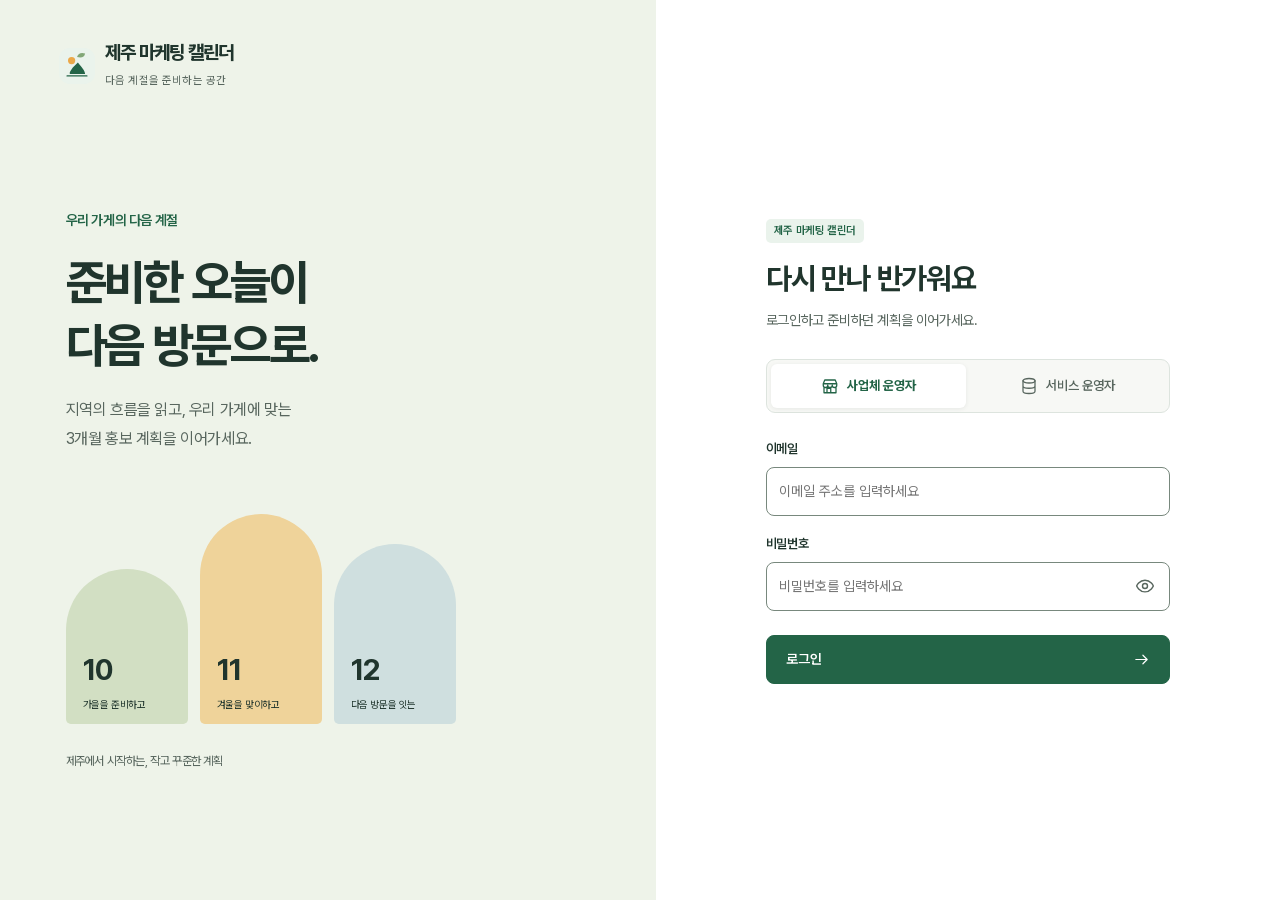
<file: 02_제품/화면시안/index.html>
<!doctype html>
<html lang="ko">
<head>
  <meta charset="utf-8">
  <meta name="viewport" content="width=device-width, initial-scale=1">
  <meta name="color-scheme" content="light">
  <meta name="theme-color" content="#f7f8f5">
  <title>제주 마케팅 캘린더 · 화면 시안</title>
  <link rel="icon" href="data:image/svg+xml,%3Csvg xmlns='http://www.w3.org/2000/svg' viewBox='0 0 64 64'%3E%3Crect width='64' height='64' rx='20' fill='%23eaf3ec'/%3E%3Ccircle cx='31' cy='36' r='16' fill='%23edaa42'/%3E%3Cpath d='M31 21Q33 8 48 12Q47 25 31 21' fill='%23236447'/%3E%3C/svg%3E">
  <link rel="preload" href="assets/PretendardVariable.woff2" as="font" type="font/woff2" crossorigin>
  <link rel="stylesheet" href="styles.css">
  <script src="app.js" defer></script>
</head>
<body>
  <a class="skip" href="#main">본문으로 이동</a>
  <div id="app"></div>
  <dialog id="dialog" aria-labelledby="dialog-title"></dialog>
  <div id="toast" class="toast" role="status" aria-live="polite"></div>
</body>
</html>
</file>
<file: 02_제품/화면시안/styles.css>
@font-face{font-family:'Pretendard Variable';src:url('assets/PretendardVariable.woff2') format('woff2');font-weight:100 900;font-style:normal;font-display:swap}
:root{color-scheme:light;--bg:#f7f8f5;--paper:#fff;--ink:#20352d;--muted:#58665e;--green:#236447;--green-hover:#184d34;--mint:#eaf3ec;--line:#dde4de;--input:#78887d;--orange:#eba849;--amber:#8a4b16;--cream:#fff7e9;--red:#b42318;--radius:16px;--sidebar-width:248px;--font:'Pretendard Variable',Pretendard,system-ui,sans-serif}
*{box-sizing:border-box}body{margin:0;background:var(--bg);color:var(--ink);font:15px/1.6 var(--font);letter-spacing:-.025em}button,input,select,textarea{font:inherit;color:inherit}button,a,input,select,textarea{-webkit-tap-highlight-color:transparent}button,a{touch-action:manipulation}button{cursor:pointer}button:disabled{cursor:default;opacity:.55}a{color:var(--green)}button{border:0;background:none}button:focus-visible,a:focus-visible,input:focus-visible,select:focus-visible,textarea:focus-visible,summary:focus-visible{outline:3px solid var(--green);outline-offset:4px}h1,h2,h3,h4,p{margin:0}h1{font-size:32px;font-weight:730;letter-spacing:-.045em;line-height:1.3}h2{font-size:20px;font-weight:690;line-height:1.45}h3{font-size:17px;font-weight:670;line-height:1.5}h4{font-size:15px}small,.small{font-size:13px}.muted{color:var(--muted)}.accent{color:var(--green)}.sr-only{position:absolute;width:1px;height:1px;overflow:hidden;clip-path:inset(50%);white-space:nowrap}.skip{position:fixed;top:-60px;left:20px;z-index:100;background:white;padding:12px}.skip:focus{top:10px}.icon{width:20px;height:20px;flex:none;stroke:currentColor;fill:none;stroke-width:1.7;stroke-linecap:round;stroke-linejoin:round}.logo{width:36px;height:36px;flex:none}
.sidebar{position:fixed;inset:0 auto 0 0;width:var(--sidebar-width);background:var(--paper);border-right:1px solid var(--line);z-index:30;padding:30px 18px 20px;display:flex;flex-direction:column;overflow-y:auto;overscroll-behavior:contain;scrollbar-width:thin}.sidebar>*{flex-shrink:0}.brand{display:flex;align-items:center;gap:10px;padding:0 8px 30px;text-decoration:none;color:var(--ink)}.brand strong{display:block;font-size:19px;font-weight:760;line-height:1.35;letter-spacing:-.04em}.brand small{font-size:11px;color:var(--muted);letter-spacing:.015em}.business-card{padding:13px;background:var(--bg);border:1px solid var(--line);border-radius:10px;display:flex;align-items:center;gap:10px;margin:0 3px 27px}.avatar{width:34px;height:34px;border-radius:50%;background:var(--mint);color:var(--green);display:inline-flex;align-items:center;justify-content:center;font-weight:700;flex:none}.business-card b{display:block;font-size:13px}.business-card small{font-size:11px;color:var(--muted)}.nav-label{font-size:11px;font-weight:600;color:var(--muted);padding:0 16px;margin:0 0 8px}.nav-group{display:grid;gap:5px;margin-bottom:28px}.nav-link{display:flex;align-items:center;gap:12px;text-align:left;border-radius:8px;padding:12px 14px;min-height:47px;color:var(--muted);text-decoration:none;font-size:14px;font-weight:560}.nav-link:hover{background:var(--bg)}.nav-link.active{color:var(--green);background:var(--mint);font-weight:720}.nav-link .count{margin-left:auto;font-size:11px;background:white;color:var(--green);border-radius:5px;padding:0 6px}.sidebar-bottom{margin-top:auto}.sidebar-note{background:var(--cream);border-radius:10px;padding:15px;margin:15px 4px 20px}.sidebar-note .icon{color:var(--amber);margin-bottom:5px}.sidebar-note b{display:block;font-size:13px;margin-bottom:4px}.sidebar-note p{font-size:12px;color:#766245;line-height:1.65}.profile{display:flex;align-items:center;gap:9px;border-top:1px solid var(--line);padding:17px 8px 0;width:100%;text-align:left}.profile b{display:block;font-size:12px}.profile small{font-size:11px;color:var(--muted)}.profile>.icon{margin-left:auto;width:16px}
.workspace{margin-left:var(--sidebar-width)}.topbar{height:74px;border-bottom:1px solid var(--line);background:rgba(255,255,255,.95);display:flex;align-items:center;justify-content:space-between;padding:0 36px;gap:16px}.breadcrumb{display:flex;align-items:center;gap:12px;font-size:13px;color:var(--muted)}.breadcrumb strong{font-weight:600;color:var(--ink)}.breadcrumb .icon{width:14px}.topbar-actions{display:flex;align-items:center;gap:17px}.prototype-label{display:flex;gap:7px;align-items:center;font-size:12px;color:var(--muted)}.prototype-label:before{content:'';width:6px;height:6px;border-radius:50%;background:var(--orange)}.icon-button{width:40px;height:40px;display:inline-flex;align-items:center;justify-content:center;border:1px solid var(--line);border-radius:50%;background:white}.mobile-menu{display:none}.content{max-width:1560px;margin:auto;padding:32px 36px 28px}.page-heading{display:flex;align-items:flex-start;justify-content:space-between;gap:24px;margin:0 0 26px}.page-heading p{color:var(--muted);margin-top:9px;font-size:14px}.eyebrow{display:flex;align-items:center;gap:7px;font-size:12px;font-weight:570;color:var(--muted);margin-bottom:12px}.eyebrow .icon{width:15px;height:15px}.button{display:inline-flex;align-items:center;justify-content:center;gap:8px;min-height:42px;border:1px solid var(--line);padding:10px 16px;border-radius:8px;background:white;text-decoration:none;font-size:13px;font-weight:620;white-space:nowrap}.button.primary{background:var(--green);color:white;border-color:var(--green)}.button.primary:hover{background:var(--green-hover)}.button.secondary{color:var(--green);background:var(--mint);border-color:transparent}.button:hover{border-color:var(--input)}.button .icon{width:17px;height:17px}.button.small{min-height:36px;font-size:12px;padding:7px 11px}.button.full{width:100%}.text-button{display:inline-flex;align-items:center;gap:6px;color:var(--green);font-size:13px;font-weight:650;min-height:40px;padding:4px 0}.text-button .icon{width:16px}.heading-action{margin-top:18px}.row{display:flex;align-items:center;gap:12px}.between{justify-content:space-between}.wrap{flex-wrap:wrap}.stack{display:grid;gap:16px}.panel{background:white;border:1px solid var(--line);border-radius:var(--radius);overflow:hidden}.panel-padding{padding:25px}.panel-heading{display:flex;justify-content:space-between;align-items:flex-start;gap:14px;margin-bottom:18px}.panel-heading p{font-size:12px;color:var(--muted);margin-top:3px}.badge{display:inline-flex;align-items:center;gap:5px;font-size:11px;line-height:1.6;padding:3px 8px;border-radius:5px;font-weight:600;white-space:nowrap;background:var(--bg);color:var(--muted)}.badge.green{background:var(--mint);color:var(--green)}.badge.amber{background:var(--cream);color:var(--amber)}.badge.red{background:#fff0ed;color:var(--red)}.badge .icon{width:12px;height:12px}.dot{width:6px;height:6px;border-radius:50%;background:currentColor;display:inline-block}.filter-strip{display:flex;align-items:center;gap:12px;margin-bottom:24px;flex-wrap:wrap}.filter-pill{display:flex;align-items:center;gap:9px;border:1px solid var(--line);border-radius:8px;padding:7px 10px;background:white;font-size:12px;min-height:42px}.filter-pill .icon{width:15px;height:15px;color:var(--muted)}.filter-pill select{max-width:150px;background:white;border:0;font-weight:600;font-size:13px}.filter-divider{height:20px;width:1px;background:var(--line);margin:0 3px}.filter-note{font-size:12px;color:var(--muted);margin-left:auto}.overview-grid{display:grid;grid-template-columns:minmax(0,1.9fr) minmax(290px,1fr);gap:22px}.segmented{display:inline-flex;background:var(--bg);border-radius:7px;padding:3px;gap:2px}.segmented button{padding:6px 12px;min-height:32px;font-size:12px;border-radius:5px;color:var(--muted)}.segmented button.selected{color:var(--green);background:white;box-shadow:0 1px 3px #20352d12;font-weight:650}.chart-summary{display:flex;align-items:baseline;gap:9px;margin:8px 0 1px}.chart-summary strong{font-size:26px;font-weight:710;line-height:1.5;letter-spacing:-.045em}.chart-summary span{font-size:12px;color:var(--muted)}.chart{width:100%;height:auto;display:block;max-height:232px}.chart text{font-family:var(--font);font-size:11px;fill:var(--muted)}.chart .gridline{stroke:#edf0eb;stroke-width:1}.chart-note{font-size:11px;color:var(--muted);display:flex;justify-content:space-between;gap:12px;flex-wrap:wrap}.chart-note span{display:inline-flex;gap:6px;align-items:center}.legend-dot{width:7px;height:7px;background:var(--green);border-radius:50%;display:inline-block}.legend-dot.orange{background:var(--orange)}.chart-foot{display:flex;align-items:center;gap:14px;background:#f8faf7;border-top:1px solid var(--line);padding:13px 24px;font-size:12px}.chart-foot .icon{color:var(--green);width:17px}.chart-foot button{margin-left:auto;white-space:nowrap}.chart-box{padding:24px 26px 16px}.assistant-card{background:#edf4eb;border:1px solid #d9e5d5;border-radius:var(--radius);padding:25px;position:relative;overflow:hidden;display:flex;flex-direction:column;align-items:flex-start}.assistant-card .assistant-tag{display:flex;gap:7px;align-items:center;color:var(--green);font-size:12px;font-weight:650}.assistant-card h2{font-size:25px;line-height:1.4;letter-spacing:-.04em;margin:16px 0 8px;position:relative;z-index:1}.assistant-card p{font-size:13px;line-height:1.7;color:var(--muted);max-width:260px;position:relative;z-index:1}.assistant-card .button{margin-top:auto;z-index:1}.assistant-illustration{height:98px;align-self:stretch;margin:9px 0 16px;position:relative;display:flex;align-items:center;justify-content:center;gap:9px}.month-leaf{width:64px;height:70px;background:#fff;border:1px solid #d2dfd0;border-radius:8px;padding:10px 10px 8px;position:relative;box-shadow:0 5px 10px #34512d06}.month-leaf:nth-child(1){transform:rotate(-8deg)}.month-leaf:nth-child(2){transform:translateY(-4px);background:#fff8e9;border-color:#ebd2a9}.month-leaf:nth-child(3){transform:rotate(8deg)}.month-leaf small{font-size:10px;color:var(--muted);display:block}.month-leaf strong{font-size:25px;line-height:1.3}.month-leaf:after{content:'';position:absolute;right:9px;top:13px;width:5px;height:5px;background:#bdd1b6;border-radius:50%}.assistant-card .demo-sub{font-size:10px;margin-top:9px;color:var(--muted)}.section-header{display:flex;align-items:center;justify-content:space-between;gap:16px;margin:26px 0 14px}.section-header h2{font-size:19px}.section-header p{font-size:12px;color:var(--muted);margin-top:2px}.recommendation-grid{display:grid;grid-template-columns:repeat(auto-fit,minmax(min(100%,300px),1fr));gap:16px}.recommendation{padding:21px;background:white;border:1px solid var(--line);border-radius:12px;display:flex;flex-direction:column;position:relative;min-width:0}.recommendation-top{display:flex;align-items:center;justify-content:space-between;margin-bottom:18px}.rec-symbol{width:39px;height:39px;display:flex;align-items:center;justify-content:center;border-radius:11px;background:var(--cream);color:var(--amber)}.rec-symbol.green{background:var(--mint);color:var(--green)}.rec-symbol.blue{background:#eff4f8;color:#486a7d}.recommendation h3{font-size:17px;letter-spacing:-.035em}.recommendation>p{color:var(--muted);font-size:12px;line-height:1.75;margin:7px 0 14px;flex:1}.rec-meta{display:flex;align-items:center;gap:12px;margin-bottom:16px;font-size:11px;color:var(--muted)}.rec-meta .icon{width:13px;height:13px}.rec-meta span{display:inline-flex;align-items:center;gap:4px}.rec-bottom{border-top:1px solid #edf0eb;padding-top:12px;display:flex;align-items:center;justify-content:space-between;gap:8px}.rec-bottom .text-button{font-size:12px}.timeline-panel{margin-top:22px;display:flex;padding:21px 24px;gap:24px;align-items:center}.timeline-intro{min-width:144px}.timeline-intro h3{font-size:15px}.timeline-intro p{font-size:11px;color:var(--muted);margin-top:4px}.timeline-months{display:grid;grid-template-columns:repeat(3,1fr);gap:25px;flex:1}.timeline-item{border-left:2px solid #dee7dc;padding-left:14px;position:relative}.timeline-item:before{position:absolute;content:'';width:6px;height:6px;top:5px;left:-4px;border-radius:50%;background:#98b293}.timeline-item b{display:block;font-size:13px}.timeline-item span{font-size:11px;color:var(--muted)}.footer-note{margin-top:22px;font-size:11px;color:var(--muted);display:flex;align-items:center;justify-content:space-between;gap:16px;flex-wrap:wrap}.footer-note button{font-size:11px;color:var(--muted);text-decoration:underline}.intro-callout{background:var(--mint);padding:19px 23px;border:1px solid #d9e5d5;border-radius:12px;display:flex;gap:16px;align-items:center;margin-bottom:23px}.intro-callout p{color:var(--muted);font-size:13px;margin-top:3px}.intro-callout>.icon{color:var(--green);width:25px;height:25px}.intro-callout .button{margin-left:auto}.two-col{display:grid;grid-template-columns:1.35fr 1fr;gap:22px}.mini-stats{display:grid;grid-template-columns:repeat(3,1fr);margin-bottom:24px;gap:1px;background:var(--line);border:1px solid var(--line);border-radius:12px;overflow:hidden}.mini-stat{background:white;padding:21px 24px}.mini-stat p{font-size:12px;color:var(--muted)}.mini-stat strong{font-size:27px;display:block;margin:5px 0}.mini-stat span{font-size:11px;color:var(--muted)}.table-wrap{overflow-x:auto}table{width:100%;border-collapse:collapse;font-size:13px;white-space:nowrap}th{text-align:left;font-size:11px;color:var(--muted);font-weight:550;background:#f8faf7;padding:13px 18px}td{padding:15px 18px;border-top:1px solid #edf0eb;font-variant-numeric:tabular-nums}td .text-button{min-height:30px}.table-caption{font-size:12px;color:var(--muted);padding:16px 21px}.list-row{display:flex;align-items:center;gap:12px;padding:16px 0;border-top:1px solid var(--line)}.list-row:first-child{border-top:0}.list-row h4{font-weight:620}.list-row p{font-size:12px;color:var(--muted);margin-top:3px}.list-row>.badge{margin-left:auto}.bar-row{display:grid;grid-template-columns:60px 1fr 56px;gap:12px;align-items:center;font-size:12px;margin:20px 0}.bar-track{height:10px;background:#f0f3ec;border-radius:4px;overflow:hidden}.bar-fill{height:100%;background:#90b78c;border-radius:4px}.bar-fill.orange{background:var(--orange)}.chart-table{margin-top:10px;font-size:12px}.chart-table summary{color:var(--green);cursor:pointer;padding:6px 0}.notice{padding:13px 16px;border-radius:8px;background:var(--cream);color:var(--amber);font-size:12px;line-height:1.7}.notice.green{background:var(--mint);color:var(--green)}.notice.error{background:#fff0ed;color:var(--red)}.field-label{display:block;font-size:13px;font-weight:600;margin:18px 0 7px}.field-label:first-child{margin-top:0}.field{width:100%;border:1px solid var(--input);background:white;border-radius:8px;padding:10px 12px;min-height:44px;font-size:14px}textarea.field{min-height:90px;resize:vertical}input[type=checkbox]{width:18px;height:18px;accent-color:var(--green)}.hint{font-size:11px;color:var(--muted);margin-top:5px}.form-row{display:grid;grid-template-columns:1fr 1fr;gap:14px}.search{position:relative;flex:1;min-width:190px;max-width:430px}.search .icon{position:absolute;left:12px;top:12px;color:var(--muted);width:17px}.search input{padding-left:39px}.toolbar{display:flex;gap:12px;align-items:center;justify-content:space-between;margin-bottom:21px;flex-wrap:wrap}.calendar-grid{display:grid;grid-template-columns:repeat(3,minmax(0,1fr));gap:18px}.month-column{border:1px solid var(--line);border-radius:14px;background:white;min-height:410px;overflow:hidden}.month-heading{padding:20px;display:flex;justify-content:space-between;align-items:center;border-bottom:1px solid var(--line);background:#f1f5ed}.month-heading b{font-size:23px;letter-spacing:-.04em}.month-heading small{color:var(--muted);margin-right:6px;font-size:12px}.month-column:nth-child(2) .month-heading{background:var(--cream)}.month-column:nth-child(3) .month-heading{background:#f1f5f8}.month-content{padding:15px}.plan-item{border:1px solid var(--line);border-left:3px solid #8baa80;border-radius:8px;padding:15px;margin-bottom:13px}.plan-item .plan-date{font-size:11px;color:var(--muted);margin-bottom:8px;display:flex;justify-content:space-between}.plan-item h3{font-size:14px}.plan-item p{font-size:12px;color:var(--muted);margin:6px 0 10px}.plan-item .text-button{font-size:12px;min-height:32px}.plan-add{border:1px dashed #b5c3b2;color:var(--green);width:100%;min-height:44px;border-radius:8px;font-size:12px;display:flex;align-items:center;justify-content:center;gap:7px}.month-empty{padding:24px 6px 27px;text-align:center}.month-empty .icon{color:#809576}.month-empty p{font-size:12px;color:var(--muted);margin-top:5px}.steps-line{display:flex;gap:16px;align-items:center;padding:15px 22px;background:white;border:1px solid var(--line);border-radius:10px;font-size:12px;margin-top:24px;flex-wrap:wrap}.steps-line b{color:var(--green)}.steps-line .icon{width:15px;color:var(--muted)}.empty-state{text-align:center;padding:50px 22px}.empty-state .empty-icon{width:54px;height:54px;border-radius:50%;background:var(--mint);display:flex;align-items:center;justify-content:center;margin:0 auto 15px;color:var(--green)}.empty-state h3{font-size:18px}.empty-state p{max-width:390px;margin:8px auto 20px;color:var(--muted);font-size:13px}.record-row{display:flex;align-items:center;gap:20px;padding:20px 24px;border-bottom:1px solid var(--line)}.record-row:last-child{border-bottom:0}.record-row .date-box{width:53px;height:58px;border:1px solid var(--line);border-radius:8px;display:grid;place-content:center;text-align:center;flex:none}.date-box small{font-size:10px;color:var(--muted)}.date-box strong{font-size:18px;line-height:1.3}.record-row h3{font-size:15px}.record-row p{font-size:12px;color:var(--muted)}.record-row .button{margin-left:auto}.record-row .badge{margin-left:auto}.record-row .badge+.button{margin-left:0}.relation-list{padding:0;margin:16px 0;list-style:none}.relation-list li{padding:12px 0;border-bottom:1px solid var(--line);font-size:12px}.relation-list b{display:block;font-size:13px;margin-bottom:3px}.upload-area{border:1px dashed #96ad92;border-radius:12px;background:#fafcf8;text-align:center;padding:26px}.upload-area .icon{color:var(--green);width:26px;height:26px}.upload-area h3{margin-top:7px;font-size:15px}.upload-area p{font-size:12px;color:var(--muted);margin:4px 0 15px}.source-tabs{display:flex;gap:24px;border-bottom:1px solid var(--line);margin-bottom:22px}.source-tabs button{padding:10px 0;font-size:13px;color:var(--muted);border-bottom:2px solid transparent}.source-tabs button.selected{color:var(--green);border-color:var(--green);font-weight:650}
dialog{border:1px solid var(--line);border-radius:18px;padding:0;width:min(620px,calc(100% - 32px));max-height:calc(100dvh - 40px);color:var(--ink);background:white;box-shadow:0 24px 100px #20352d28}dialog::backdrop{background:#20352d40;backdrop-filter:blur(3px)}dialog.drawer{max-height:100dvh;height:100dvh;width:min(510px,100%);margin:0 0 0 auto;border-radius:16px 0 0 16px;border-right:0}.dialog-header{padding:24px 25px 20px;display:flex;gap:16px;align-items:center;justify-content:space-between;border-bottom:1px solid var(--line);position:sticky;top:0;background:white;z-index:3}.dialog-header h2{font-size:20px}.dialog-header p{font-size:12px;color:var(--muted);margin-top:3px}.dialog-header .icon-button{width:34px;height:34px;border:0;background:var(--bg)}.dialog-body{padding:24px 25px}.dialog-actions{display:flex;justify-content:flex-end;gap:10px;margin-top:24px;flex-wrap:wrap}.dialog-actions .danger{color:var(--red);margin-right:auto}.evidence-title{font-size:24px;line-height:1.45;margin:15px 0 20px}.evidence-row{display:flex;gap:14px;margin:0 0 20px}.evidence-number{width:27px;height:27px;border-radius:50%;background:var(--mint);display:flex;align-items:center;justify-content:center;color:var(--green);font-size:12px;flex:none}.evidence-row h3{font-size:14px}.evidence-row p{font-size:13px;color:var(--muted);margin-top:3px}.evidence-row .badge{margin-top:7px}.check-option{display:flex;align-items:flex-start;gap:12px;padding:15px;border:1px solid var(--line);border-radius:10px;margin-top:10px;cursor:pointer}.check-option input{flex:none;margin:3px 0 0}.check-option strong{font-size:13px;display:block}.check-option p{font-size:12px;color:var(--muted);margin-top:3px}.agent-steps{display:flex;gap:5px;margin:20px 0}.agent-steps span{flex:1;border-bottom:3px solid #dce5d7;padding-bottom:9px;font-size:11px;color:var(--muted)}.agent-steps span.done{color:var(--green);border-color:#69975f}.agent-result-title{margin:20px 0 4px;font-size:18px}.agent-status{background:var(--mint);border-radius:9px;padding:13px 15px;font-size:12px;color:var(--green)}.toast{position:fixed;bottom:25px;left:50%;transform:translate(-50%,15px);background:white;color:var(--ink);box-shadow:0 8px 30px #20352d1c;border:1px solid #b8cdb1;padding:12px 20px;border-radius:10px;z-index:100;opacity:0;pointer-events:none;transition:opacity .15s,transform .15s;max-width:calc(100% - 36px);font-size:13px}.toast.visible{opacity:1;transform:translate(-50%,0)}.login-page{min-height:100dvh;display:grid;grid-template-columns:1.05fr 1fr;background:#fff}.login-story{background:#eef3e9;padding:50px 10%;display:flex;flex-direction:column;justify-content:center;position:relative;overflow:hidden}.login-story .brand{position:absolute;top:40px;left:9%;padding:0}.login-story h1{font-size:48px;line-height:1.3;margin-bottom:20px;max-width:440px}.login-story-copy>p{font-size:16px;max-width:400px;color:var(--muted);line-height:1.8}.season-art{display:flex;gap:12px;margin-top:60px;align-items:flex-end;max-width:390px}.season-arch{height:155px;flex:1;background:#d2dfc3;border-radius:100px 100px 8px 8px;padding:50px 17px 15px;position:relative}.season-arch:nth-child(2){height:210px;background:#efd39a}.season-arch:nth-child(3){height:180px;background:#cfdfdf}.season-arch b{font-size:29px;position:absolute;bottom:30px}.season-arch span{position:absolute;bottom:12px;font-size:10px}.login-form{align-self:center;max-width:440px;width:100%;margin:auto;padding:40px 25px}.login-form h2{font-size:28px}.login-form>p{font-size:14px;color:var(--muted);margin:8px 0 30px}.role-option{border:1px solid var(--line);border-radius:10px;width:100%;display:flex;gap:15px;padding:19px;text-align:left;margin:12px 0}.role-option.selected{border-color:var(--green);background:var(--mint)}.role-option>.icon{margin-top:3px}.role-option b{font-size:15px}.role-option p{font-size:12px;color:var(--muted);margin-top:3px}.login-form .login-submit{margin-top:24px}.login-form .notice{margin-top:16px}.mobile-scrim{display:none}
@media(min-width:1650px){.content{padding:38px 48px}.topbar{padding:0 48px}.chart{max-height:270px}.assistant-illustration{height:123px}.assistant-card h2{font-size:28px}.recommendation{padding:24px}}
@media(max-width:1200px){.sidebar{padding-inline:12px}.topbar{padding:0 24px}.content{padding:26px 24px}.overview-grid{grid-template-columns:minmax(0,1.65fr) minmax(245px,1fr);gap:16px}.assistant-card{padding:21px}.assistant-card h2{font-size:23px}.chart-box{padding:20px}.recommendation-grid{gap:12px}.recommendation{padding:17px}.rec-bottom{flex-wrap:wrap}.timeline-panel{gap:16px}.timeline-months{gap:15px}.page-heading h1{font-size:29px}.two-col{grid-template-columns:1fr}.calendar-grid{gap:12px}.month-heading{padding:17px}.month-content{padding:11px}}
@media(max-width:1000px){.overview-grid{grid-template-columns:1fr}.assistant-card{display:grid;grid-template-columns:1.1fr 1fr;gap:0 20px}.assistant-card .assistant-tag{grid-column:1}.assistant-card h2{grid-column:1;margin-top:10px}.assistant-card p{grid-column:1}.assistant-illustration{grid-column:2;grid-row:1/4;margin:0;align-self:center}.assistant-card .button{grid-column:2;grid-row:4;margin-top:10px}.assistant-card .demo-sub{grid-column:1;align-self:center}.recommendation-grid{grid-template-columns:1fr}.recommendation-top{margin-bottom:12px}.rec-bottom{flex-wrap:nowrap}.recommendation>p{font-size:13px}.timeline-panel{align-items:flex-start;flex-wrap:wrap}.timeline-months{flex-basis:100%}.timeline-panel>.button{margin-left:auto}.calendar-grid{grid-template-columns:1fr}.month-column{min-height:180px}.month-content{padding:16px}.page-heading .heading-action{margin-top:0}.mini-stat{padding:17px}.login-story h1{font-size:36px}.login-story{padding-inline:12%}}
@media(max-width:767px){.sidebar{transform:translateX(-100%);transition:transform .15s;width:240px;z-index:60}.sidebar.open{transform:none}.mobile-scrim.open{display:block;position:fixed;inset:0;background:#20352d40;z-index:55;border:0;width:100%;height:100%}.workspace{margin-left:0}.topbar{height:64px;padding:0 18px;gap:8px}.mobile-menu{display:inline-flex;border:0;border-radius:8px;width:32px}.breadcrumb{gap:5px;font-size:12px}.breadcrumb>span,.breadcrumb>.icon{display:none}.topbar-actions{gap:10px}.topbar-actions>.icon-button{display:none}.prototype-label{font-size:11px}.content{padding:23px 18px}.page-heading{flex-wrap:wrap;gap:16px;margin-bottom:22px}.page-heading h1{font-size:28px}.page-heading p{font-size:13px;line-height:1.7}.page-heading .button{min-height:42px}.filter-strip{gap:8px}.filter-divider{display:none}.filter-note{margin-left:0;width:100%;font-size:11px}.filter-pill{font-size:11px;flex:1;min-width:145px}.filter-pill select{font-size:12px;max-width:130px}.chart-box{padding:19px 17px 13px}.chart-summary strong{font-size:23px}.chart-note{font-size:10px}.chart-foot{padding:12px 17px;gap:9px;flex-wrap:wrap;font-size:11px}.chart-foot button{font-size:11px}.panel-heading{gap:8px}.panel-heading h2{font-size:17px}.segmented button{font-size:11px;padding:5px 10px}.assistant-card{padding:20px;grid-template-columns:1fr 1fr;gap:0 12px}.assistant-card h2{font-size:21px}.assistant-card p{font-size:12px}.assistant-illustration{gap:5px}.month-leaf{width:44px;height:60px;padding:10px 7px}.month-leaf strong{font-size:20px}.month-leaf:after{right:5px;top:10px;width:4px;height:4px}.assistant-card .button{font-size:11px;padding:8px}.assistant-card .demo-sub{font-size:10px;margin-top:12px}.section-header{margin-top:25px;gap:9px}.section-header h2{font-size:17px}.section-header .text-button{font-size:12px}.section-header p{font-size:11px}.recommendation-grid{gap:14px}.recommendation{padding:20px}.rec-bottom .button{font-size:12px}.timeline-panel{padding:20px}.timeline-months{gap:10px}.timeline-item{padding-left:10px}.timeline-item span{font-size:10px}.mini-stats{grid-template-columns:1fr}.mini-stat{padding:17px 20px}.mini-stat strong{font-size:24px}.intro-callout{align-items:flex-start;flex-wrap:wrap;padding:17px}.intro-callout .button{margin-left:0}.panel-padding{padding:20px}.record-row{padding:18px;gap:12px;flex-wrap:wrap}.record-row h3{font-size:14px}.record-row>.badge{margin-left:0}.record-row .button{margin-left:auto}.form-row{grid-template-columns:1fr}.source-tabs{gap:20px}.source-tabs button{font-size:12px}.login-page{grid-template-columns:1fr}.login-story{padding:108px 26px 34px}.login-story .brand{top:25px;left:26px}.login-story h1{font-size:31px;margin-bottom:12px}.login-story>p{font-size:13px}.season-art{display:none}.login-form{padding:32px 26px}.login-form h2{font-size:25px}dialog{max-height:calc(100dvh - 24px)}dialog.drawer{border-radius:0;border:0}.dialog-body{padding:22px}.dialog-header{padding:20px 22px}.dialog-header h2{font-size:19px}.evidence-title{font-size:23px}.footer-note{font-size:10px}.steps-line{gap:10px;font-size:11px}.table-caption{font-size:11px}.chart{min-height:170px}}
/* Reading sizes and Korean line breaks are shared across every screen. */
body{font-size:16px;word-break:keep-all;overflow-wrap:break-word}
main:focus{outline:none}
.recommendation>p,.assistant-card p,.list-row p,.notice,.record-row p,.plan-item p{font-size:14px}
.panel-heading p,.section-header p,.rec-meta,.chart-note,.hint,.timeline-item span,.timeline-intro p,.table-caption{font-size:12px}
.recommendation h3{line-height:1.55}
@media(max-width:767px){
  .sidebar{visibility:hidden}.sidebar.open{visibility:visible}
  .recommendation>p,.assistant-card p,.list-row p,.notice,.record-row p,.plan-item p{font-size:13px}
  .chart-note{font-size:11px}.chart text{font-size:20px}.timeline-item span{font-size:11px}
  .assistant-card{display:flex;gap:0}.assistant-card h2{font-size:25px}
  .assistant-card p{max-width:none}.assistant-illustration{align-self:stretch;margin:10px 0 14px;height:100px;gap:12px}
  .month-leaf{width:63px;height:73px;padding:12px 10px}.month-leaf strong{font-size:26px}
  .assistant-card .button{width:100%;font-size:13px}.assistant-card .demo-sub{align-self:center;font-size:11px;margin-top:8px}
}
@media(prefers-reduced-motion:reduce){*,*::before,*::after{scroll-behavior:auto!important;transition:none!important;animation:none!important}}

/* Adjustable desktop menu; mobile keeps a full-width, scrollable drawer. */
.sidebar-controls{display:flex;align-items:center;justify-content:space-between;gap:8px;margin:-13px 9px 16px;color:var(--muted);font-size:11px}
.sidebar-controls .text-button{font-size:11px;min-height:32px;padding-inline:4px}
.sidebar-session{display:flex;align-items:center;gap:9px;min-height:42px;width:100%;padding:10px 15px 0;text-align:left;text-decoration:none;color:var(--muted);font-size:12px}
.sidebar-session .icon{width:18px;height:18px}
.sidebar-resizer{position:fixed;inset:0 auto 0 calc(var(--sidebar-width) - 6px);width:12px;z-index:35;cursor:col-resize;touch-action:none;display:flex;align-items:center;justify-content:center}
.sidebar-resizer:before{content:'';position:absolute;inset:0 5px;background:transparent}
.sidebar-resizer>span{width:4px;height:34px;border-radius:4px;background:#bacbbf;z-index:1;box-shadow:0 0 0 3px white}
.sidebar-resizer:hover:before,.sidebar-resizer:focus-visible:before,.sidebar-resizing .sidebar-resizer:before{background:var(--green)}
.sidebar-resizer:hover>span,.sidebar-resizer:focus-visible>span,.sidebar-resizing .sidebar-resizer>span{background:var(--green)}
.sidebar-resizer:focus-visible{outline:none}
.sidebar-resizing,.sidebar-resizing *{cursor:col-resize!important;user-select:none}
.desktop-menu{border-radius:8px;width:36px;height:36px}
.menu-open{overflow:hidden}
@media(min-width:768px){
 .sidebar-collapsed .sidebar{padding:26px 12px 18px}
 .sidebar-collapsed .brand{justify-content:center;padding:0 0 30px}
 .sidebar-collapsed .brand>span,.sidebar-collapsed .business-card,.sidebar-collapsed .nav-label,.sidebar-collapsed .sidebar-controls,.sidebar-collapsed .nav-link>span,.sidebar-collapsed .sidebar-note,.sidebar-collapsed .profile>span:not(.avatar),.sidebar-collapsed .profile>.icon,.sidebar-collapsed .sidebar-session>span{display:none}
 .sidebar-collapsed .nav-group{gap:8px;margin-bottom:25px}
 .sidebar-collapsed .nav-link{justify-content:center;padding:0;min-height:46px}
 .sidebar-collapsed .profile{justify-content:center;padding:16px 0 0}
 .sidebar-collapsed .sidebar-session{justify-content:center;padding:12px 0 0;min-height:44px}
 .sidebar-collapsed .sidebar-resizer{display:none}
}
/* The login remains a public demo: form, role, feedback, and an explicit preview route. */
.login-story{padding-block:150px 70px}
.login-kicker{display:block;font-size:14px;color:var(--green);font-weight:620;margin-bottom:20px}
.login-story .login-story-foot{margin-top:28px;font-size:12px;color:var(--muted)}
.login-form{max-width:460px;padding:44px 28px}
.login-form h2{margin-top:14px;font-size:30px;letter-spacing:-.04em}
.login-form>p{margin:8px 0 28px}
.login-roles{display:grid;grid-template-columns:1fr 1fr;border:1px solid var(--line);border-radius:9px;padding:4px;gap:4px;margin-bottom:26px;background:var(--bg)}
.login-roles button{display:flex;align-items:center;justify-content:center;gap:8px;min-height:44px;padding:8px;font-size:13px;border-radius:6px;color:var(--muted);font-weight:570}
.login-roles button.selected{background:white;box-shadow:0 1px 4px #20352d14;color:var(--green);font-weight:700}
.login-roles .icon{width:18px;height:18px}
.login-form .field{min-height:49px}
.login-form .field[aria-invalid=true]{border-color:var(--red)}
.password-field{position:relative}
.password-field .field{padding-right:50px}
.password-toggle{position:absolute;right:3px;top:3px;width:43px;height:43px;border-radius:6px;display:flex;align-items:center;justify-content:center;color:var(--muted)}
.password-toggle:hover{background:var(--bg)}
.login-form .login-submit{min-height:49px;font-size:14px;justify-content:space-between;padding-inline:19px}
.login-form #login-error{font-size:12px}
.demo-account{margin-top:20px;display:flex;align-items:center;justify-content:space-between;gap:12px;padding:14px 15px;border:1px solid var(--line);border-radius:8px;background:var(--bg)}
.demo-account b{font-size:12px;display:block}
.demo-account span{font-size:12px;color:var(--muted);display:block;margin-top:2px;word-break:break-all}
.demo-account .text-button{font-size:12px;white-space:nowrap}
.login-form .login-demo-note{font-size:12px;line-height:1.75;margin:12px 0 24px;color:var(--muted)}
.login-divider{display:flex;align-items:center;gap:14px;font-size:11px;color:var(--muted);margin-bottom:18px}
.login-divider:before,.login-divider:after{content:'';height:1px;background:var(--line);flex:1}
.login-form .login-footnote{font-size:11px;text-align:center;line-height:1.6;margin:12px 0 0}
@media(max-width:1000px) and (min-width:768px){
 .login-story{padding-inline:9%}.login-story h1{font-size:37px}.login-story-copy>p{font-size:14px}.season-art{gap:9px}.season-arch{padding-inline:12px}.season-arch span{font-size:9px}
}
@media(max-width:767px){
 .sidebar{width:min(300px,calc(100vw - 44px));padding:24px 18px 18px}
 .sidebar-controls,.sidebar-resizer,.desktop-menu{display:none}
 .sidebar .brand{padding-bottom:24px}.sidebar .business-card{margin-bottom:24px}
 .login-story{padding:100px 26px 28px}.login-story .brand{top:25px;left:26px}
 .login-story .brand strong{font-size:17px}.login-story .brand small{font-size:10px}
 .login-story h1{font-size:28px;line-height:1.35;margin:0 0 10px}
 .login-story-copy>p{font-size:13px;line-height:1.75}
 .login-kicker,.login-story .login-story-foot{display:none}
 .login-form{max-width:460px;padding:30px 26px 36px}
 .login-form h2{font-size:26px;margin-top:12px}
 .login-form>p{font-size:13px;margin-bottom:22px}
 .login-roles{margin-bottom:23px}.login-roles button{font-size:12px;gap:7px}
 .demo-account{padding:12px;gap:9px}.demo-account .text-button{font-size:11px}
}

/* Resizing the menu changes the space available to content, independently of the viewport. */
.workspace{container:workspace / inline-size}
@container workspace (max-width:760px){
 .overview-grid,.recommendation-grid,.calendar-grid{grid-template-columns:1fr}
 .assistant-card{display:flex;gap:0}
 .assistant-card h2{font-size:25px;margin-top:16px}
 .assistant-card p{max-width:none}
 .assistant-illustration{align-self:stretch;margin:14px 0 18px;height:100px;gap:12px}
 .assistant-card .button{width:100%;margin-top:0}
 .assistant-card .demo-sub{align-self:center;margin-top:9px}
 .breadcrumb>span,.breadcrumb>.icon{display:none}
 .topbar-actions>.icon-button{display:none}
 .prototype-label{white-space:nowrap}
 .mini-stats{grid-template-columns:1fr}
 .timeline-panel{align-items:flex-start;flex-wrap:wrap}
 .timeline-months{flex-basis:100%}
 .timeline-panel>.button{margin-left:auto}
}
@container workspace (max-width:520px){
 .topbar{padding-inline:18px;gap:8px}.topbar-actions{gap:10px}.breadcrumb{font-size:12px}.prototype-label{font-size:11px}
 .content{padding-inline:18px}.page-heading{flex-wrap:wrap;gap:16px}.page-heading h1{font-size:28px}.page-heading .heading-action{margin-top:0}
 .rec-bottom{flex-wrap:wrap}.chart-box{padding-inline:17px}.chart-foot{padding-inline:17px;flex-wrap:wrap}
}
/* Required use case details remain inside the existing screens. */
.source-inline{font-size:11px!important;color:var(--muted);line-height:1.65;margin-top:12px!important}.proposal-fields{display:grid;grid-template-columns:70px 1fr;gap:7px 10px;font-size:12px;margin:16px 0}.proposal-fields dt{font-weight:650;color:var(--green)}.proposal-fields dd{margin:0}.recommendation .proposal-reason{font-size:12px;line-height:1.7;border-top:1px solid var(--line);padding-top:12px;margin-top:14px}.proposal-reason b{color:var(--ink)}.analysis-map-grid{grid-template-columns:minmax(280px,.85fr) minmax(0,1.3fr);align-items:stretch}.region-sketch{position:relative;min-height:235px;margin:10px 0;background:#f7faf5;border-radius:12px;overflow:hidden}.island-shape{position:absolute;left:8%;right:8%;top:22%;bottom:20%;background:#dfebd7;border:2px solid #b5cbae;border-radius:60% 43% 50% 45%;transform:rotate(-13deg)}.map-region{position:absolute;top:35%;padding:10px 12px;border-radius:10px;background:white;border:1px solid #bdd0b7;display:grid;gap:1px;text-align:left;box-shadow:0 3px 12px #20352d0a}.map-region .icon{position:absolute;top:-18px;left:12px;color:var(--green)}.map-region b{font-size:14px}.map-region small{font-size:10px;color:var(--muted)}.map-region.selected{background:var(--green);color:white;border-color:var(--green)}.map-region.selected small{color:white}.region-0{left:10%;top:45%}.region-1{right:9%}.sketch-north{position:absolute;right:14px;top:10px;font-size:11px;color:var(--muted)}.sketch-caption{position:absolute;bottom:9px;left:0;right:0;text-align:center;font-size:10px;color:var(--muted)}.consumption-tables{grid-template-columns:1fr 1fr;margin-top:20px;gap:28px}.consumption-tables h3{font-size:16px}.consumption-tables table{margin-top:10px}.metadata-grid{display:grid;grid-template-columns:repeat(3,minmax(0,1fr));gap:4px 18px}.source-manager{margin-bottom:24px}.source-manager .field-label{margin-top:8px;font-size:12px}.source-manager .field{min-width:0;font-size:12px}.source-manager .hint{font-size:10px}.csv-format{font-size:12px;margin:15px 0}.csv-format code{display:block;overflow:auto;background:var(--bg);padding:8px;margin-top:8px;font-size:11px}.source-actions{margin:15px 0}.validation-grid{display:grid;grid-template-columns:repeat(5,minmax(0,1fr));gap:9px;list-style:none;padding:0;margin:16px 0;font-size:12px}.validation-grid li{padding:12px;background:var(--bg);border-radius:8px;border:1px solid var(--line)}.validation-grid li b{display:block;font-size:12px}.validation-grid li span{display:block;font-size:10px;margin-top:5px;line-height:1.6}.validation-grid [data-result=pass]{background:var(--mint);color:var(--green)}.validation-grid [data-result=fail]{background:var(--cream);color:var(--amber)}.criteria-toolbar{border-top:1px solid var(--line);padding-top:18px;gap:12px;flex-wrap:wrap}.record-counts{grid-template-columns:repeat(3,minmax(0,1fr))}.summary-stats{display:flex;flex-wrap:wrap;gap:10px 20px;padding:18px 0;font-size:13px}.optional-scope{display:flex;flex-wrap:wrap;align-items:center;gap:12px;padding:16px 20px;margin-top:22px;border:1px dashed #b8c9b2;border-radius:10px;background:#fcfdf9}.optional-scope p{font-size:12px;color:var(--muted);flex:1;min-width:220px}
@media(max-width:1200px){.analysis-map-grid{grid-template-columns:1fr}.region-sketch{min-height:190px}.validation-grid{grid-template-columns:repeat(3,minmax(0,1fr))}.metadata-grid{grid-template-columns:repeat(2,minmax(0,1fr))}}
@media(max-width:767px){.consumption-tables,.metadata-grid{grid-template-columns:1fr}.validation-grid{grid-template-columns:1fr 1fr}.record-counts{grid-template-columns:1fr}.source-actions .button{flex:1}.optional-scope{padding:15px}.proposal-fields{grid-template-columns:68px 1fr}.region-sketch{min-height:210px}}

.proposal-fields dd small{display:block;color:var(--muted);font-size:11px;line-height:1.6;margin-top:3px}

.heading-action>.badge{display:table;margin:7px 0 0 auto}

/* Longer service menu names wrap without covering badges. */
.nav-link>span:not(.count){min-width:0;overflow-wrap:anywhere;line-height:1.45}.nav-link .icon,.nav-link .count{flex-shrink:0}

.recommendation-summary{display:flex;flex-direction:row;align-items:center;justify-content:space-between;gap:20px}.recommendation-summary h3{margin-bottom:8px}.recommendation-summary p{font-size:13px;color:var(--muted);line-height:1.6}.recommendation-summary>.button{flex-shrink:0}
@media(max-width:767px){.recommendation-summary{align-items:flex-start;flex-direction:column;gap:12px}.recommendation-summary>.button{align-self:flex-end}}

.overview-trend .chart{max-height:175px}.overview-trend .chart-box{padding:18px 24px 12px}.overview-trend .panel-heading{margin-bottom:12px}

p.table-caption { display: block; width: auto; }
</file>
